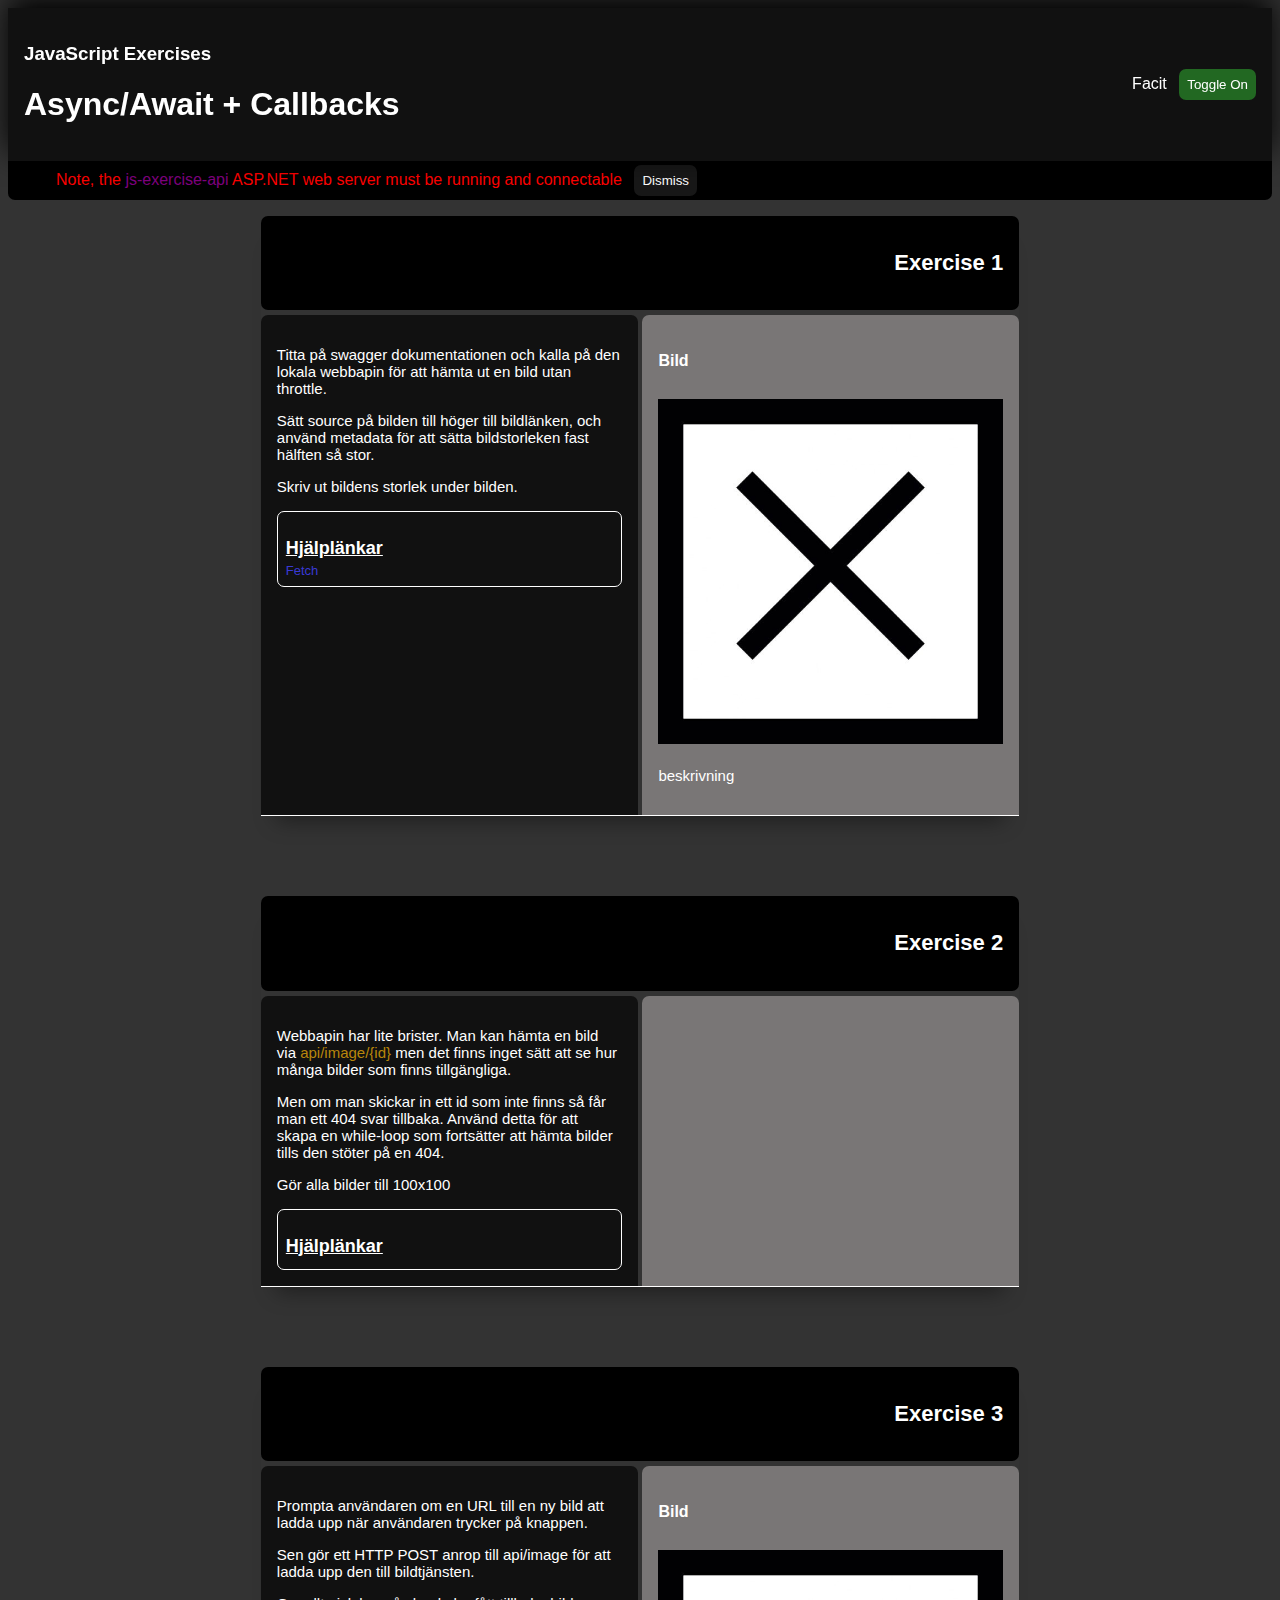
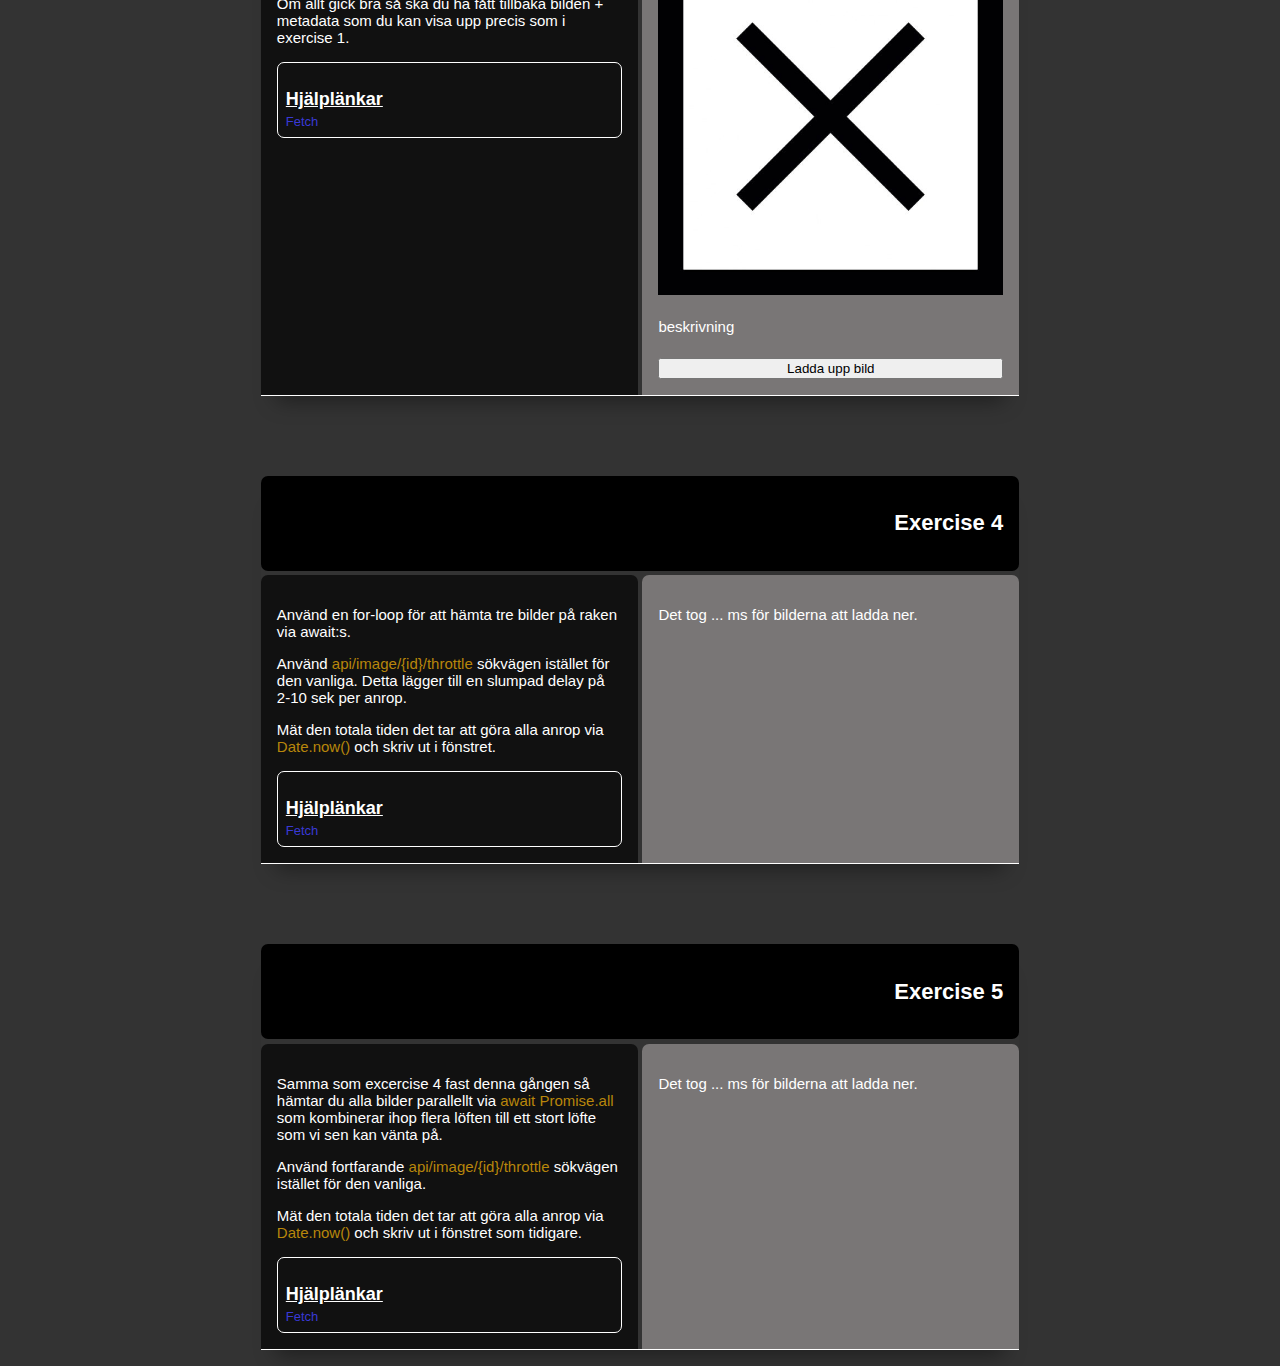
<file: AsyncAwait-Callbacks/index.html>
<!DOCTYPE html>
<html lang="en">
  <head>
    <meta charset="UTF-8" />
    <meta http-equiv="X-UA-Compatible" content="IE=edge" />
    <meta name="viewport" content="width=device-width, initial-scale=1.0" />
    <link rel="stylesheet" href="../Template/style.css" />
    <link rel="stylesheet" href="./style.css" />
    <title>Async/Await + Callbacks</title>
  </head>

  <body>
    <div class="nav">
      <div>
        <h3>JavaScript Exercises</h3>
        <h1>Async/Await + Callbacks</h1>
      </div>
      <div>
        <label for="facitToggle">Facit</label>
        <button
          class="button facit-toggle"
          onclick="toggleFacit()"
          id="facitToggle"
        ></button>
      </div>
    </div>
    <div class="warning" data-action>
      Note, the
      <a href="https://github.com/3grabs7/js-exercises-api" target="_blank"
        >js-exercise-api</a
      >
      ASP.NET web server must be running and connectable
      <button class="button">Dismiss</button>
    </div>
    <div class="main-container">
      <!-- EXERCISE 1 -->
      <!-- id selectors follows the pattern 'ex-*[type]*' -->
      <div class="ex-container">
        <div class="ex-header">
          <h2>Exercise 1</h2>
        </div>
        <div class="ex-desc">
          <p>
            Titta på swagger dokumentationen och kalla på den lokala webbapin
            för att hämta ut en bild utan throttle.
          </p>
          <p>
            Sätt source på bilden till höger till bildlänken, och använd
            metadata för att sätta bildstorleken fast hälften så stor.
          </p>
          <p>Skriv ut bildens storlek under bilden.</p>
          <div class="ex-desc-links">
            <h3>Hjälplänkar</h3>
            <a target="_blank" href="https://javascript.info/fetch">Fetch</a>
          </div>
        </div>
        <div class="ex-main">
          <div id="ex-1">
            <h4>Bild</h4>
            <img src="img/wrong-sign.jpg" alt="" />
            <p>beskrivning</p>
          </div>
        </div>
      </div>

      <!-- EXERCISE 2 -->
      <div class="ex-container">
        <div class="ex-header">
          <h2>Exercise 2</h2>
        </div>
        <div class="ex-desc">
          <p>
            Webbapin har lite brister. Man kan hämta en bild via
            <code>api/image/{id}</code>
            men det finns inget sätt att se hur många bilder som finns
            tillgängliga.
          </p>
          <p>
            Men om man skickar in ett id som inte finns så får man ett 404 svar
            tillbaka. Använd detta för att skapa en while-loop som fortsätter
            att hämta bilder tills den stöter på en 404.
          </p>
          <p>Gör alla bilder till 100x100</p>
          <div class="ex-desc-links">
            <h3>Hjälplänkar</h3>
          </div>
        </div>
        <div class="ex-main">
          <div id="ex-2" class="d-flex fd-col"></div>
        </div>
      </div>

      <!-- EXERCISE 3 -->
      <div class="ex-container">
        <div class="ex-header">
          <h2>Exercise 3</h2>
        </div>
        <div class="ex-desc">
          <p>
            Prompta användaren om en URL till en ny bild att ladda upp när
            användaren trycker på knappen.
          </p>
          <p>
            Sen gör ett HTTP POST anrop till api/image för att ladda upp den
            till bildtjänsten.
          </p>
          <p>
            Om allt gick bra så ska du ha fått tillbaka bilden + metadata som du
            kan visa upp precis som i exercise 1.
          </p>
          <div class="ex-desc-links">
            <h3>Hjälplänkar</h3>
            <a
              target="_blank"
              href="https://javascript.info/fetch#post-requests"
              >Fetch</a
            >
          </div>
        </div>
        <div class="ex-main">
          <div id="ex-3">
            <h4>Bild</h4>
            <img src="img/wrong-sign.jpg" alt="" />
            <p>beskrivning</p>
            <button>Ladda upp bild</button>
          </div>
        </div>
      </div>

      <!-- EXERCISE 4 -->
      <div class="ex-container">
        <div class="ex-header">
          <h2>Exercise 4</h2>
        </div>
        <div class="ex-desc">
          <p>
            Använd en for-loop för att hämta tre bilder på raken via await:s.
          </p>
          <p>
            Använd <code>api/image/{id}/throttle</code> sökvägen istället för
            den vanliga. Detta lägger till en slumpad delay på 2-10 sek per
            anrop.
          </p>
          <p>
            Mät den totala tiden det tar att göra alla anrop via
            <code>Date.now()</code> och skriv ut i fönstret.
          </p>
          <div class="ex-desc-links">
            <h3>Hjälplänkar</h3>
            <a target="_blank" href="https://javascript.info/date#date-now"
              >Fetch</a
            >
          </div>
        </div>
        <div class="ex-main">
          <div id="ex-4" class="d-flex fd-col">
            <p>Det tog ... ms för bilderna att ladda ner.</p>
          </div>
        </div>
      </div>

      <!-- EXERCISE 5 -->
      <div class="ex-container">
        <div class="ex-header">
          <h2>Exercise 5</h2>
        </div>
        <div class="ex-desc">
          <p>
            Samma som excercise 4 fast denna gången så hämtar du alla bilder
            parallellt via <code>await Promise.all</code> som kombinerar ihop
            flera löften till ett stort löfte som vi sen kan vänta på.
          </p>
          <p>
            Använd fortfarande <code>api/image/{id}/throttle</code> sökvägen
            istället för den vanliga.
          </p>
          <p>
            Mät den totala tiden det tar att göra alla anrop via
            <code>Date.now()</code> och skriv ut i fönstret som tidigare.
          </p>
          <div class="ex-desc-links">
            <h3>Hjälplänkar</h3>
            <a target="_blank" href="https://javascript.info/promise-api"
              >Fetch</a
            >
          </div>
        </div>
        <div class="ex-main">
          <div id="ex-5" class="d-flex fd-col">
            <p>Det tog ... ms för bilderna att ladda ner.</p>
          </div>
        </div>
      </div>

      <!-- Fler idéer
      Björn:
        sökapi där man söker i en ordlista. Skicka in text och få tillbaka en lista på allt som matchar
      Robin:
        validering
        frys input
        felaktigt tecken växer -> täcker skärmen -> exploderar
        text visas -> felaktigt tecken-->
    </div>
  </body>

  <script src="../Template/util.js"></script>
  <script src="../Template/toggleFacit.js"></script>
</html>
</file>
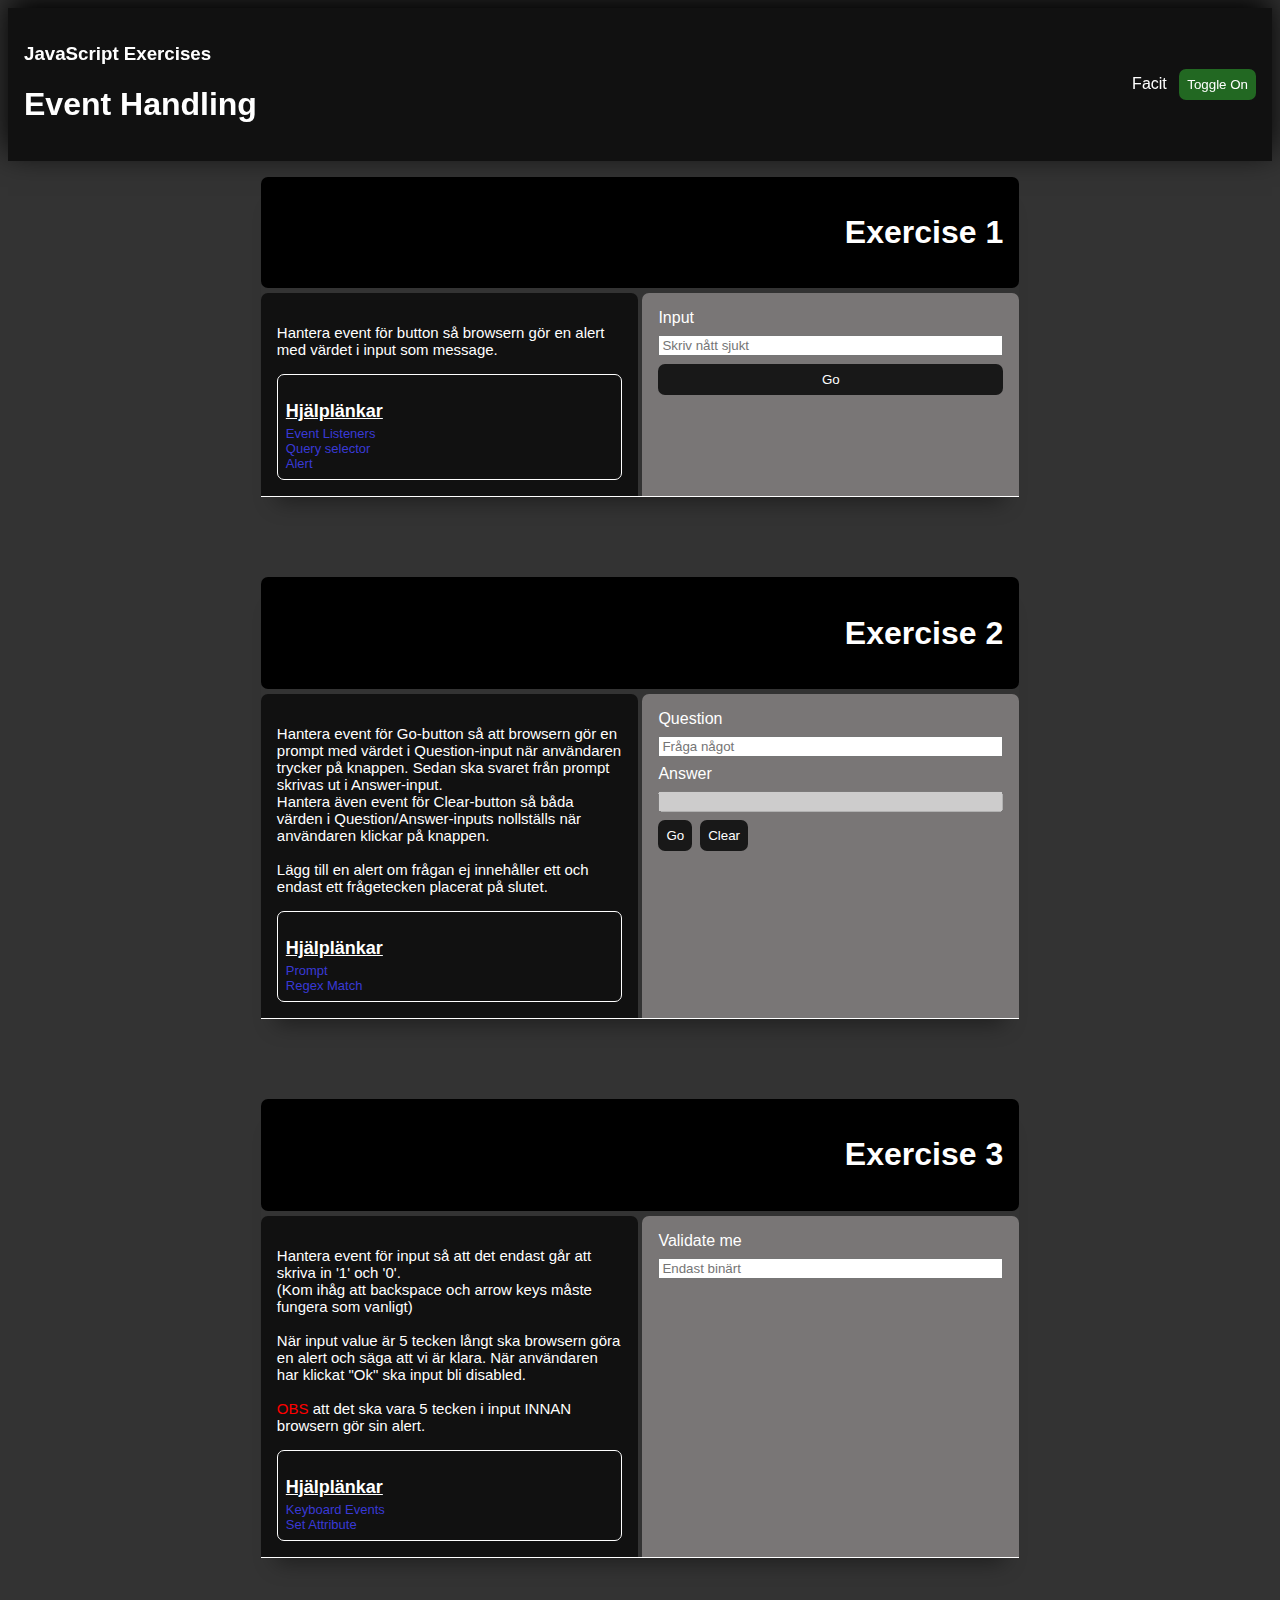
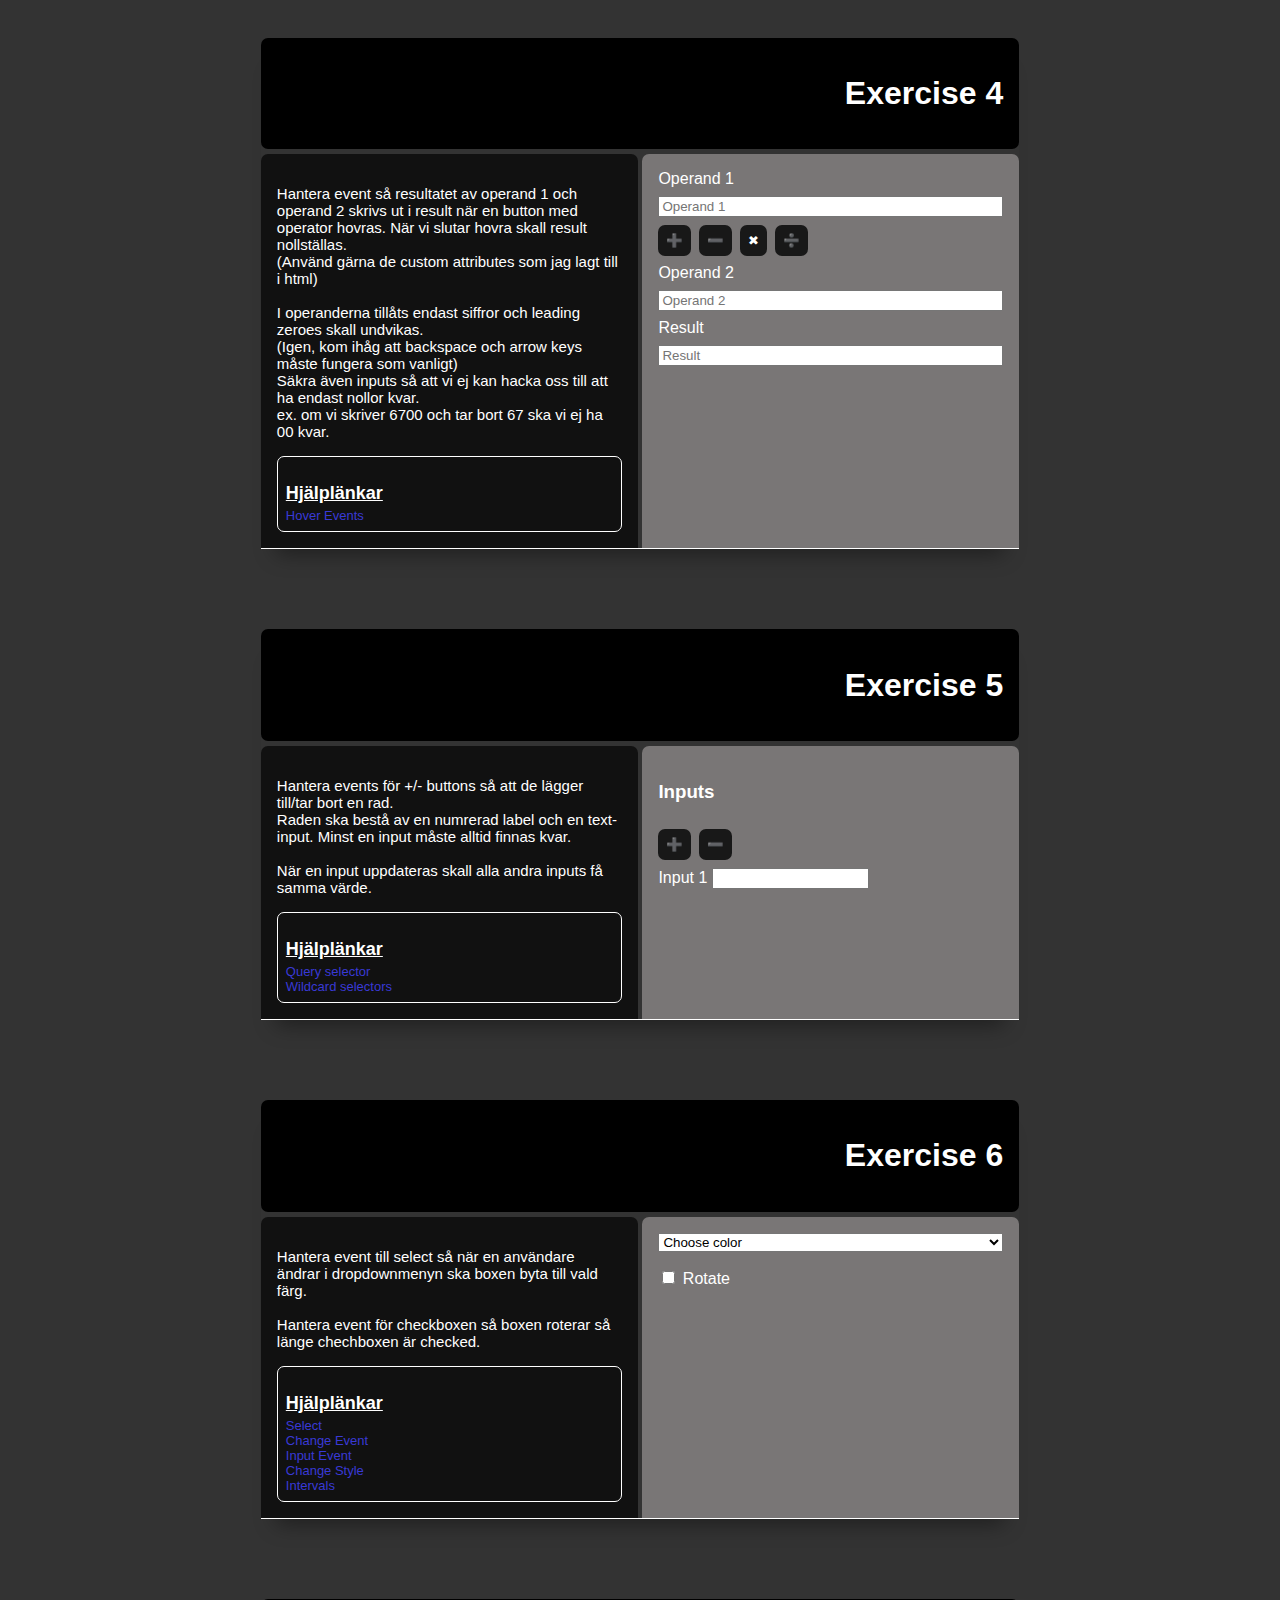
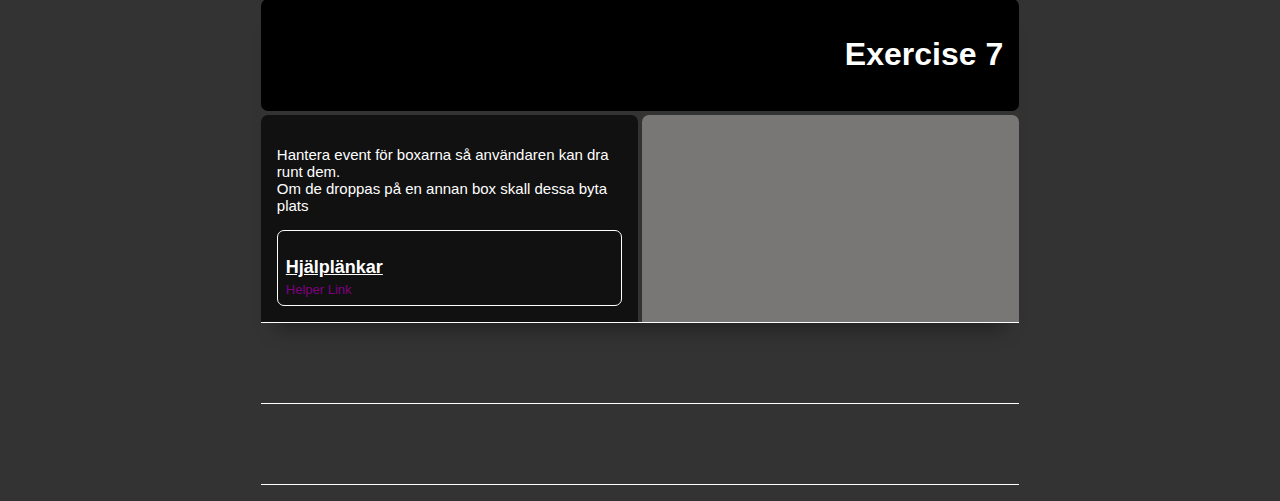
<file: EventHandlers/index.html>
<!DOCTYPE html>
<html lang="en">
  <head>
    <meta charset="UTF-8" />
    <meta http-equiv="X-UA-Compatible" content="IE=edge" />
    <meta name="viewport" content="width=device-width, initial-scale=1.0" />
    <link rel="stylesheet" href="../Template/style.css" />
    <title>Events osv</title>
  </head>
  <body>
    <div class="nav">
      <div>
        <h3>JavaScript Exercises</h3>
        <h1>Event Handling</h1>
      </div>
      <div>
        <label for="facitToggle">Facit</label>
        <button
          class="button facit-toggle"
          onclick="toggleFacit()"
          id="facitToggle"
        ></button>
      </div>
    </div>
    <div class="main-container">
      <!-- EXERCISE 1 -->
      <div class="ex-container">
        <div class="ex-header"><h1>Exercise 1</h1></div>
        <div class="ex-desc">
          <p>
            Hantera event för button så browsern gör en alert med värdet i input
            som message.
          </p>
          <div class="ex-desc-links">
            <h3>Hjälplänkar</h3>
            <a
              target="_blank"
              href="https://www.w3schools.com/js/js_htmldom_eventlistener.asp"
              >Event Listeners</a
            >
            <a
              target="_blank"
              href="https://developer.mozilla.org/en-US/docs/Web/API/Document/querySelector"
              >Query selector</a
            >
            <a
              target="_blank"
              href="https://www.w3schools.com/jsref/met_win_alert.asp"
              >Alert</a
            >
          </div>
        </div>
        <div class="ex-main">
          <div>
            <label for="ex1-input">Input</label>
            <input type="text" placeholder="Skriv nått sjukt" id="ex1-input" />
            <button class="button" id="ex1-button">Go</button>
          </div>
        </div>
      </div>
      <!-- EXERCISE 2 -->
      <div class="ex-container">
        <div class="ex-header"><h1>Exercise 2</h1></div>
        <div class="ex-desc">
          <p>
            Hantera event för Go-button så att browsern gör en prompt med värdet
            i Question-input när användaren trycker på knappen. Sedan ska svaret
            från prompt skrivas ut i Answer-input.
            <br />
            Hantera även event för Clear-button så båda värden i
            Question/Answer-inputs nollställs när användaren klickar på knappen.
            <br />
            <br />
            Lägg till en alert om frågan ej innehåller ett och endast ett
            frågetecken placerat på slutet.
          </p>
          <div class="ex-desc-links">
            <h3>Hjälplänkar</h3>
            <a
              target="_blank"
              href="https://www.w3schools.com/jsref/met_win_prompt.asp"
              >Prompt</a
            >
            <a
              target="_blank"
              href="https://developer.mozilla.org/en-US/docs/Web/JavaScript/Reference/Global_Objects/String/match"
              >Regex Match</a
            >
          </div>
        </div>
        <div class="ex-main">
          <div>
            <label for="ex2-input1">Question</label>
            <input type="text" placeholder="Fråga något" id="ex2-input1" />
            <label for="ex2-input2">Answer</label>
            <input type="text" disabled id="ex2-input2" />
            <div class="button-group">
              <button class="button" id="ex2-button1">Go</button>
              <button class="button" id="ex2-button2">Clear</button>
            </div>
          </div>
        </div>
      </div>
      <!-- EXERCISE 3 -->
      <div class="ex-container">
        <div class="ex-header"><h1>Exercise 3</h1></div>
        <div class="ex-desc">
          <p>
            Hantera event för input så att det endast går att skriva in '1' och
            '0'.
            <br />
            (Kom ihåg att backspace och arrow keys måste fungera som vanligt)
            <br />
            <br />
            När input value är 5 tecken långt ska browsern göra en alert och
            säga att vi är klara. När användaren har klickat "Ok" ska input bli
            disabled.
            <br />
            <br />
            <span style="color: red">OBS</span> att det ska vara 5 tecken i
            input INNAN browsern gör sin alert.
          </p>
          <div class="ex-desc-links">
            <h3>Hjälplänkar</h3>
            <a target="_blank" href="https://javascript.info/keyboard-events"
              >Keyboard Events</a
            >
            <a
              target="_blank"
              href="https://developer.mozilla.org/en-US/docs/Web/API/Element/setAttribute"
              >Set Attribute</a
            >
          </div>
        </div>
        <div class="ex-main">
          <div>
            <label for="ex3-input">Validate me</label>
            <input type="text" placeholder="Endast binärt" id="ex3-input" />
          </div>
        </div>
      </div>
      <!-- EXERCISE 4 -->
      <div class="ex-container">
        <div class="ex-header"><h1>Exercise 4</h1></div>
        <div class="ex-desc">
          <p>
            Hantera event så resultatet av operand 1 och operand 2 skrivs ut i
            result när en button med operator hovras. När vi slutar hovra skall
            result nollställas.
            <br />
            (Använd gärna de custom attributes som jag lagt till i html)
            <br />
            <br />
            I operanderna tillåts endast siffror och leading zeroes skall
            undvikas.
            <br />
            (Igen, kom ihåg att backspace och arrow keys måste fungera som
            vanligt)
            <br />
            Säkra även inputs så att vi ej kan hacka oss till att ha endast
            nollor kvar.
            <br />
            ex. om vi skriver 6700 och tar bort 67 ska vi ej ha 00 kvar.
          </p>
          <div class="ex-desc-links">
            <h3>Hjälplänkar</h3>
            <a
              target="_blank"
              href=" https://developer.mozilla.org/en-US/docs/Web/API/Element/mouseover_event"
              >Hover Events</a
            >
          </div>
        </div>
        <div class="ex-main">
          <div>
            <label for="ex4-input1">Operand 1</label>
            <input type="text" placeholder="Operand 1" id="ex4-input1" />
            <div class="button-group">
              <button class="button btn-operator" id="ex4-button1" op="+">
                ➕
              </button>
              <button class="button btn-operator" id="ex4-button2" op="-">
                ➖
              </button>
              <button class="button btn-operator" id="ex4-button3" op="*">
                ✖
              </button>
              <button class="button btn-operator" id="ex4-button4" op="/">
                ➗
              </button>
            </div>
            <label for="ex4-input2">Operand 2</label>
            <input type="text" placeholder="Operand 2" id="ex4-input2" />
            <label for="ex4-input3">Result</label>
            <input type="text" placeholder="Result" id="ex4-input3" />
          </div>
        </div>
      </div>
      <!-- EXERCISE 5 -->
      <div class="ex-container">
        <div class="ex-header"><h1>Exercise 5</h1></div>
        <div class="ex-desc">
          <p>
            Hantera events för +/- buttons så att de lägger till/tar bort en
            rad.
            <br />
            Raden ska bestå av en numrerad label och en text-input. Minst en
            input måste alltid finnas kvar.
            <br /><br />
            När en input uppdateras skall alla andra inputs få samma värde.
          </p>
          <div class="ex-desc-links">
            <h3>Hjälplänkar</h3>
            <a
              target="_blank"
              href="https://developer.mozilla.org/en-US/docs/Web/API/Element/querySelectorAll"
              >Query selector</a
            >
            <a
              target="_blank"
              href="https://www.geeksforgeeks.org/wildcard-selectors-and-in-css-for-classes/"
              >Wildcard selectors</a
            >
          </div>
        </div>
        <div class="ex-main">
          <div>
            <h3>Inputs</h3>
            <div class="button-group">
              <button class="button" id="ex5-button1">➕</button>
              <button class="button" id="ex5-button2">➖</button>
            </div>
            <div class="input-wrapper" id="ex5-input-wrapper">
              <div>
                <label for="ex5-input1">Input 1</label>
                <input type="text" id="ex5-input1" />
              </div>
            </div>
          </div>
        </div>
      </div>
      <!-- EXERCISE 6 -->
      <div class="ex-container">
        <div class="ex-header"><h1>Exercise 6</h1></div>
        <div class="ex-desc">
          <p>
            Hantera event till select så när en användare ändrar i dropdownmenyn
            ska boxen byta till vald färg.
            <br />
            <br />
            Hantera event för checkboxen så boxen roterar så länge chechboxen är
            checked.
          </p>
          <div class="ex-desc-links">
            <h3>Hjälplänkar</h3>
            <a
              target="_blank"
              href="https://developer.mozilla.org/en-US/docs/Web/HTML/Element/select"
              >Select</a
            >
            <a
              target="_blank"
              href="https://developer.mozilla.org/en-US/docs/Web/API/HTMLElement/change_event"
              >Change Event</a
            >
            <a
              target="_blank"
              href="https://developer.mozilla.org/en-US/docs/Web/API/HTMLElement/input_event"
              >Input Event</a
            >
            <a
              target="_blank"
              href="https://developer.mozilla.org/en-US/docs/Web/API/HTMLElement/style"
              >Change Style</a
            >
            <a
              target="_blank"
              href="https://developer.mozilla.org/en-US/docs/Web/API/setInterval"
              >Intervals</a
            >
          </div>
        </div>
        <div class="ex-main">
          <div>
            <select name="box-color" id="ex6-select">
              <option value="" disabled selected>Choose color</option>
              <option value="red">Red</option>
              <option value="green">Green</option>
              <option value="blue">Blue</option>
            </select>
            <div>
              <!-- lägger boxen i en ny div pga den översta diven påverkas av flexbox och kommer alltid
                göra sig själv lika bred som det bredaste elementet bland flexitems. -->
              <div id="ex6-box"></div>
            </div>
            <div>
              <input type="checkbox" id="ex6-box-rot" />
              <label for="ex6-box-rot">Rotate</label>
            </div>
          </div>
        </div>
      </div>
      <!-- EXERCISE 7 -->
      <div class="ex-container">
        <div class="ex-header"><h1>Exercise 7</h1></div>
        <div class="ex-desc">
          <p>
            Hantera event för boxarna så användaren kan dra runt dem.
            <br />
            Om de droppas på en annan box skall dessa byta plats
          </p>
          <div class="ex-desc-links">
            <h3>Hjälplänkar</h3>
            <a target="_blank" href="">Helper Link</a>
          </div>
        </div>
        <div class="ex-main">
          <div>
            <div id="ex7-box-wrapper">
              <div class="ex7-box" id="ex7-box1" draggable="true"></div>
              <div class="ex7-box" id="ex7-box2" draggable="true"></div>
              <div class="ex7-box" id="ex7-box3" draggable="true"></div>
            </div>
          </div>
        </div>
      </div>
      <div class="ex-container"></div>
      <div class="ex-container"></div>
    </div>
  </body>
  <script src="../Template/toggleFacit.js"></script>
</html>

<!-- BUG label input dynamiskt tillagda får oväntad margin/padding mellan sig-->

<!--
    validering
    frys input
    felaktigt tecken växer -> täcker skärmen -> exploderar
    text visas -> felaktigt tecken
-->
<!--
select input with colors
make the box the color of what option is chosen
make a checkbox that when checked makes the box spin

-->
</file>
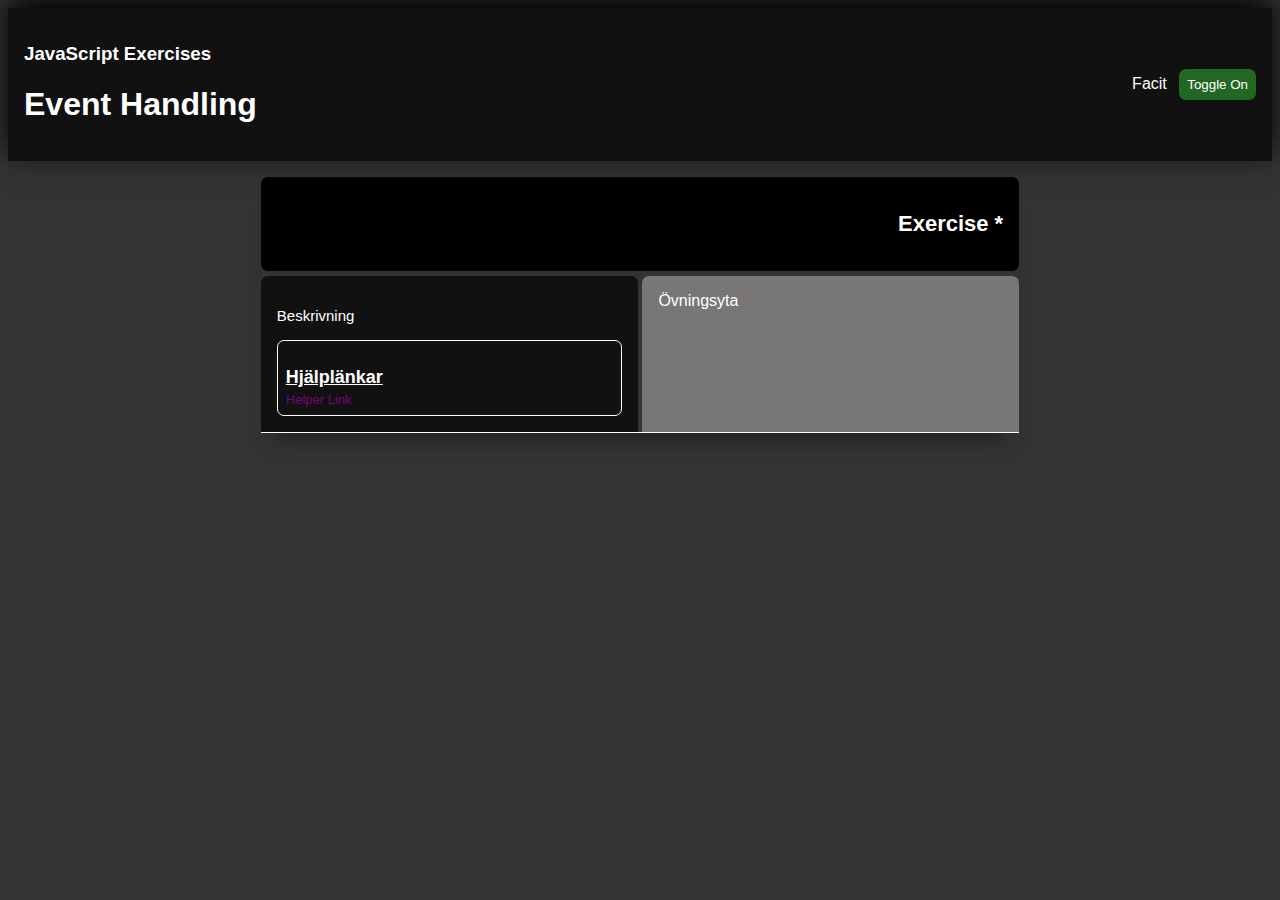
<file: Template/index.html>
<!DOCTYPE html>
<html lang="en">
  <head>
    <meta charset="UTF-8" />
    <meta http-equiv="X-UA-Compatible" content="IE=edge" />
    <meta name="viewport" content="width=device-width, initial-scale=1.0" />
    <link rel="stylesheet" href="./style.css" />
    <title>TEMPLATE</title>
  </head>
  <body>
    <div class="nav">
      <div>
        <h3>JavaScript Exercises</h3>
        <h1>Event Handling</h1>
      </div>
      <div>
        <label for="facitToggle">Facit</label>
        <button
          class="button facit-toggle"
          onclick="toggleFacit()"
          id="facitToggle"
        ></button>
      </div>
    </div>
    <div class="main-container">
      <!-- EXERCISE * -->
      <!-- id selectors follows the pattern 'ex*[type]*' -->

      <div class="ex-container">
        <div class="ex-header"><h2>Exercise *</h2></div>
        <div class="ex-desc">
          <p>Beskrivning</p>
          <div class="ex-desc-links">
            <h3>Hjälplänkar</h3>
            <a target="_blank" href="">Helper Link</a>
          </div>
        </div>
        <div class="ex-main">
          <div>Övningsyta</div>
        </div>
      </div>
    </div>
  </body>
  <script src="./toggleFacit.js"></script>
</html>

<!--
    validering
    frys input
    felaktigt tecken växer -> täcker skärmen -> exploderar
    text visas -> felaktigt tecken
-->
</file>
<file: Template/style.css>
* {
  box-sizing: border-box;
  font-family: Helvetica;
}

body {
  background-color: #333;
}

code {
  color: darkgoldenrod;
}

.nav {
  position: sticky;
  top: 0;
  z-index: 100;
  display: flex;
  justify-content: space-between;
  align-items: center;
  padding: 1rem;
  background-color: rgb(17, 17, 17);
  color: white;
  box-shadow: 0 -10px 30px 0 black;
}

.nav label {
  padding-right: 0.5rem;
}

.main-container {
  width: 60%;
  display: flex;
  flex-direction: column;
  gap: 5rem;
  margin: 1rem auto;
}
@media only screen and (max-width: 1000px) {
  .main-container {
    width: 90%;
  }
}

.ex-container {
  display: grid;
  grid-gap: 0.3rem;
  grid-template-rows: 1fr, 1fr;
  grid-template-columns: repeat(2, minmax(0, 1fr));
  border-bottom: 1px solid white;
  box-shadow: 0 20px 20px -15px rgba(0, 0, 0, 0.397);
}

.ex-container > div:not(.ex-desc, .ex-main) {
  border-radius: 7px;
}

.ex-header,
.ex-desc,
.ex-main {
  color: white;
  padding: 1rem;
}

.ex-header {
  background-color: black;
  grid-row: 1;
  grid-column: 1/3;
  text-align: right;
}

.ex-header h2 {
  font-size: 22px;
}

.ex-desc {
  background-color: rgb(17, 17, 17);
  grid-column: 1;
  grid-row: 2;
  border-radius: 7px 7px 0 0;
}

.ex-desc-links {
  margin-top: 1rem;
  padding: 0.5rem;
  display: flex;
  flex-direction: column;
  border-radius: 7px;
  border: 1px solid white;
}

.ex-desc-links h3 {
  text-decoration: underline;
  margin-bottom: 0.25rem;
  font-size: 18px;
}

.ex-desc-links a {
  text-decoration: none;
  color: rgb(57, 57, 214);
  transition: color 0.6s;
  font-size: 13px;
}

.ex-desc-links a:hover {
  color: rgb(211, 160, 65);
  transition: color 0.3s;
}

.ex-main {
  background-color: rgb(121, 118, 118);
  grid-column: 2;
  grid-row: 2;
  border-radius: 7px 7px 0 0;
}

.ex-main > div {
  height: 100%;
  display: flex;
  flex-direction: column;
  justify-content: flex-start;
  gap: 0.5rem;
}

.ex-main button {
  box-shadow: none;
}
.ex-main button:hover {
  background-color: rgba(51, 51, 51, 0.801);
  box-shadow: none;
  transform: none;
}

.facit-toggle.on {
  background-color: rgb(172, 36, 36);
}
.facit-toggle.on::after {
  content: 'Toggle Off';
}

.facit-toggle:not(.on) {
  background-color: rgb(34, 104, 34);
}
.facit-toggle:not(.on)::after {
  content: 'Toggle On';
}

.button-group {
  display: flex;
  flex-direction: row;
  gap: 0.5rem;
}

.input-wrapper > div {
  margin-bottom: 0.5rem;
}

.button {
  padding: 0.5rem;
  background-color: rgb(24, 24, 24);
  color: white;
  border-radius: 7px;
  border: none;
  transition: all 500ms;
}

.button:hover {
  cursor: pointer;
  transform: scale(1.05) translateY(-2px);
  box-shadow: 0 4px 5px 0 black;
  transition: all 500ms;
}

p {
  font-size: 15px;
}

label {
  user-select: none;
}

.hidden {
  display: none;
}

a,
a:visited {
  color: purple;
  text-decoration: none;
  transition: 0.2s;
}

a:hover {
  color: orange;
  transition: 0.4s;
}

.warning {
  background-color: black;
  border-radius: 0 0 7px 7px;
  color: red;
  padding: 0.25rem;
  padding-left: 3rem;
}

.warning .button {
  margin-left: 0.5rem;
}
</file>
<file: AsyncAwait-Callbacks/style.css>
.d-flex {
  display: flex;
}

.fd-col {
  flex-direction: column;
}

/*
.edge {
  border: 5px solid orange;
  width: 100%;
  height: 100%;
  padding: 10%;
  margin: 10%;

  position: relative;
}

.ball {
  width: 50px;
  height: 50px;
  background: red;
  border-radius: 25px;

  position: absolute;

  left: 0%;
  top: 0%;

  transform: translate(-25px, -25px);
}

.not-clickable {
  background: rgb(255, 102, 0);
}

@keyframes lat-move {
  0% {
    left: 0%;
  }
  50% {
    left: 100%;
  }
  100% {
    left: 0%;
  }
}

@keyframes move-down {
  from {
    left: 0%;
    top: 0%;
  }
  to {
    left: 0%;
    top: 100%;
  }
}
@keyframes move-right {
  from {
    left: 0%;
    top: 100%;
  }
  to {
    left: 100%;
    top: 100%;
  }
}
@keyframes move-up {
  from {
    left: 100%;
    top: 100%;
  }
  to {
    left: 100%;
    top: 0%;
  }
}
@keyframes move-left {
  from {
    left: 100%;
    top: 0%;
  }
  to {
    left: 0%;
    top: 0%;
  }
}
*/
</file>
